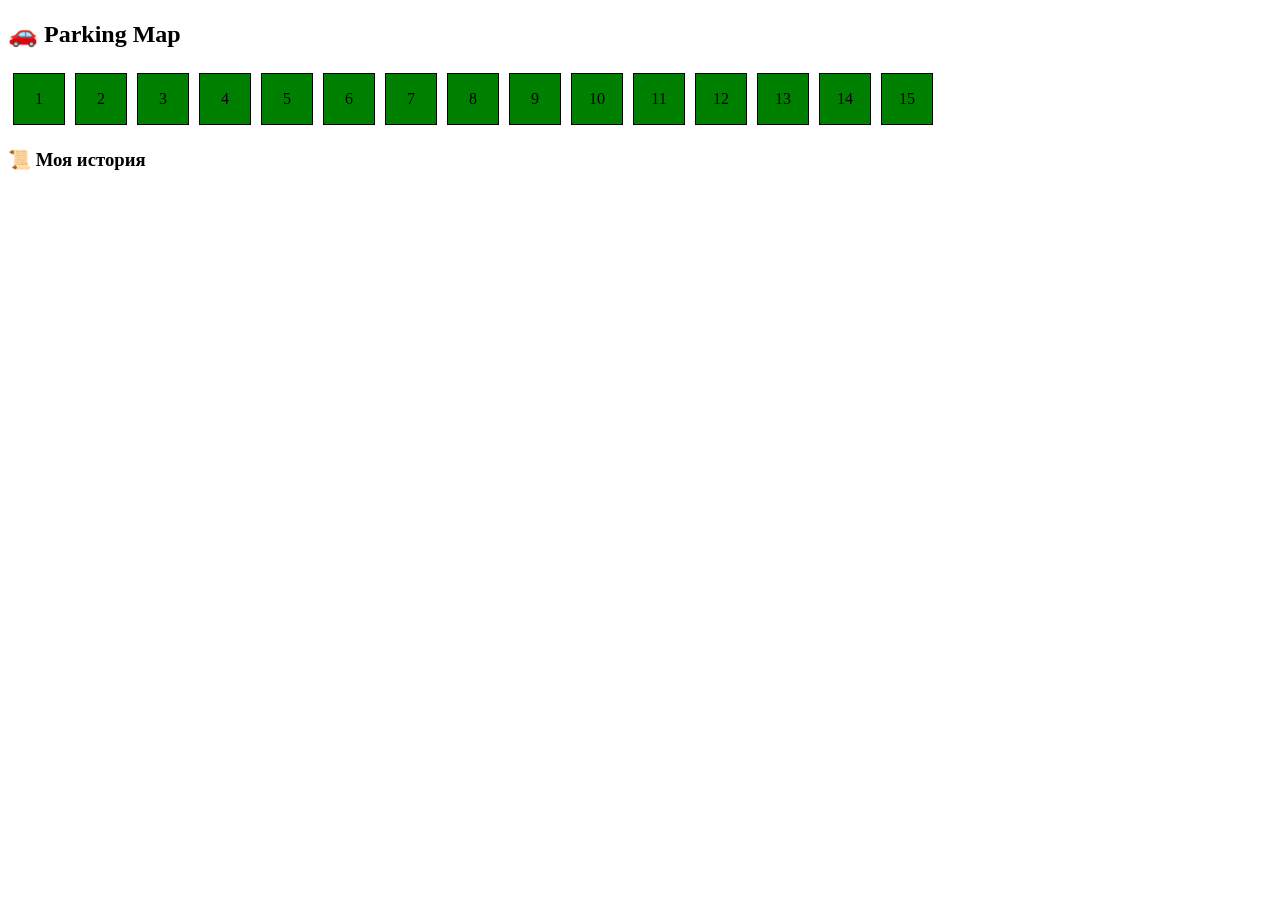
<file: parking_service/index.html>
<!DOCTYPE html>
<html>
<head>
  <title>Parking Map</title>
</head>
<body>

<h2>🚗 Parking Map</h2>
<div id="map"></div>
<h3 id="stats"></h3>


<h3>📜 Моя история</h3>
<ul id="history"></ul>



<script>
const ws = new WebSocket("ws://localhost:8080/ws");

const spots = {};
const mapDiv = document.getElementById("map");
let mySpot = null;

// ⚠️ ВСТАВЬ СЮДА СВОЙ JWT ТОКЕН
const TOKEN = "eyJhbGciOiJIUzI1NiIsInR5cCI6IkpXVCJ9.eyJleHAiOjE3NzQ0NTAwMTMsInJvbGUiOiJVU0VSIiwidXNlcl9pZCI6MX0.sYwQXGJrSsOB9CsOcYotO-eBYd9vl4Biy3Y8NjEGLUY";

// 🔥 СОЗДАЁМ МЕСТА
for (let i = 1; i <= 15; i++) {
  const el = document.createElement("div");

  el.id = "spot-" + i;
  el.innerText = i;
  el.style.width = "50px";
  el.style.height = "50px";
  el.style.margin = "5px";
  el.style.display = "inline-block";
  el.style.textAlign = "center";
  el.style.lineHeight = "50px";
  el.style.border = "1px solid black";
  el.style.background = "green";
  el.style.cursor = "pointer";

el.onclick = async () => {
  const status = spots[i];

  try {
    let response;

    // 🔥 ЕСЛИ СВОЁ МЕСТО → освобождаем
    if (i === mySpot) {
      response = await fetch(`http://localhost:8080/release/${i}`, {
        method: "POST",
        headers: {
          "Authorization": "Bearer " + TOKEN
        }
      });

      if (response.ok) {
        mySpot = null;
      }

      return;
    }

    // 🔥 ЕСЛИ ЧУЖОЕ ЗАНЯТО
    if (status === "OCCUPIED") {
      alert("Место занято");
      return;
    }

    // 🔥 ЕСЛИ СВОБОДНОЕ → резервируем
    if (status === "FREE") {

      // если уже есть место — освобождаем старое
      if (mySpot !== null) {
        await fetch(`http://localhost:8080/release/${mySpot}`, {
          method: "POST",
          headers: {
            "Authorization": "Bearer " + TOKEN
          }
        });
      }

      response = await fetch(`http://localhost:8080/reserve/${i}`, {
        method: "POST",
        headers: {
          "Authorization": "Bearer " + TOKEN
        }
      });

      if (response.ok) {
        mySpot = i;
      }
    }

  } catch (err) {
    alert("Ошибка сети");
  }
};

  mapDiv.appendChild(el);
  spots[i] = "FREE";
}

// 🔥 ОБНОВЛЕНИЯ ЧЕРЕЗ WS
ws.onmessage = (event) => {
  const data = JSON.parse(event.data);

  const spotId = data.spot_id;
  const isOccupied = data.type == 0;

  spots[spotId] = isOccupied ? "OCCUPIED" : "FREE";

  const el = document.getElementById("spot-" + spotId);

  if (isOccupied) {
    if (spotId === mySpot) {
      el.style.background = "blue";
    } else {
      el.style.background = "red";
    }
  } else {
    el.style.background = "green";
  }
};


async function loadStats() {
  const res = await fetch("http://localhost:8080/stats");
  const data = await res.json();

  document.getElementById("stats").innerText =
    `Всего: ${data.total_spots}, Свободно: ${data.free}, Занято: ${data.occupied}`;
}

setInterval(loadStats, 2000);
loadStats();


async function loadHistory() {
  const res = await fetch("http://localhost:8080/my/history", {
    headers: {
      "Authorization": "Bearer " + TOKEN
    }
  });

  const data = await res.json();

  const list = document.getElementById("history");
  list.innerHTML = "";

  data.forEach(item => {
    const li = document.createElement("li");
    li.innerText = `Место ${item.spot_id}: ${item.start_time} → ${item.end_time || "..."}`;
    list.appendChild(li);
  });
}

setInterval(loadHistory, 3000);
loadHistory();

</script>

</body>
</html>
</file>
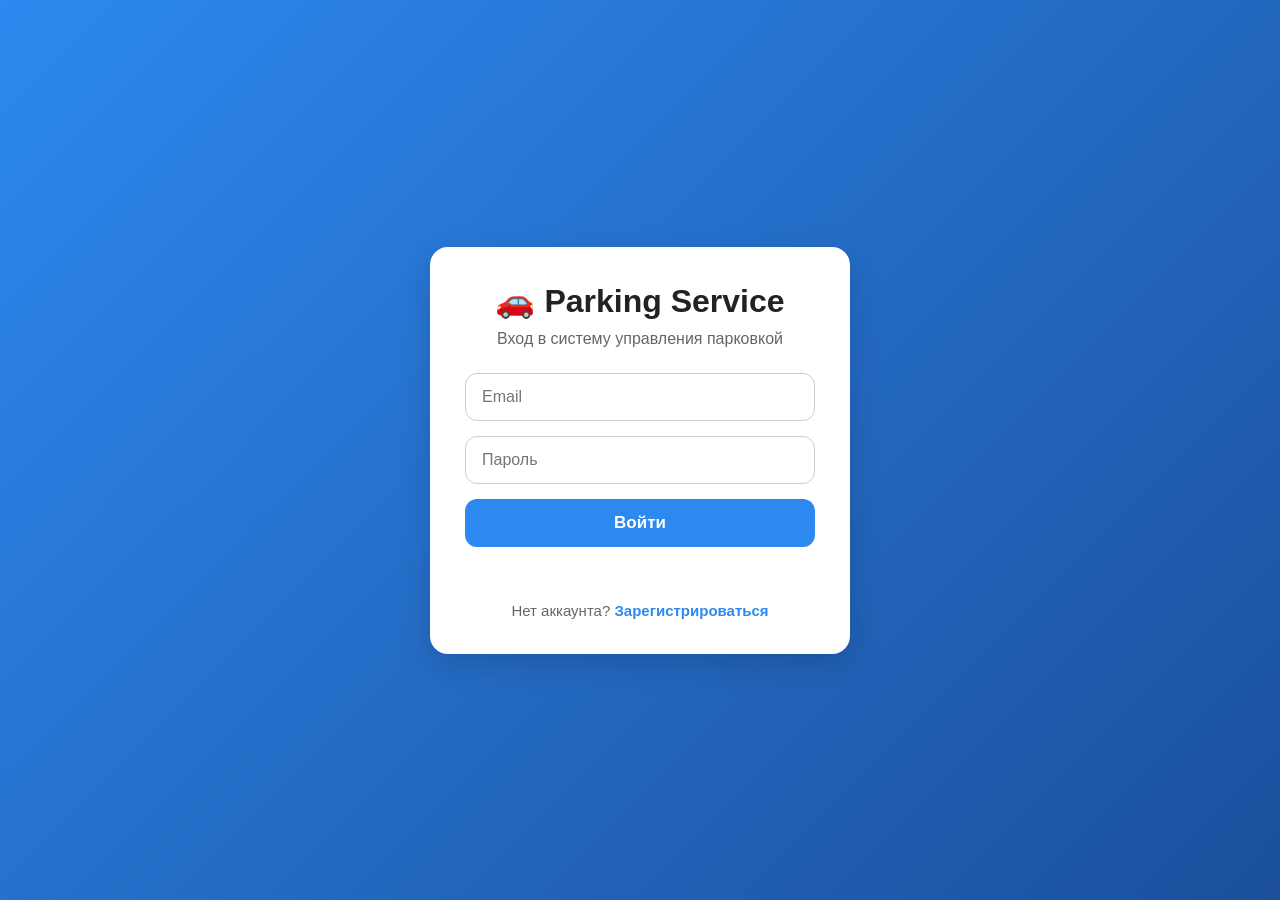
<file: parking_service/frontend/index.html>
<!DOCTYPE html>
<html lang="ru">
<head>
  <meta charset="UTF-8" />
  <meta name="viewport" content="width=device-width, initial-scale=1.0" />
  <title>Parking Service Dashboard</title>
  <link rel="stylesheet" href="style.css" />
</head>
<body>
<div id="pageLoader" class="page-loader hidden">
  <div class="loader-box">
    <div class="spinner"></div>
    <div class="loader-text">Загрузка...</div>
  </div>
</div>
  <div id="toastContainer" class="toast-container"></div>
  <div class="container">

    <div class="topbar">
      <div class="title">🚗 Parking Service Dashboard</div>
      <button id="logoutBtn" class="logout-btn">Выйти</button>
    </div>

    <div class="legend">
      <div class="legend-item"><div class="legend-color free"></div> Свободно</div>
      <div class="legend-item"><div class="legend-color occupied"></div> Занято</div>
      <div class="legend-item"><div class="legend-color my"></div> Моё место</div>
    </div>

    <div class="stats" id="statsCards">
      <div class="stat-card stat-total">Всего: --</div>
      <div class="stat-card stat-free">Свободно: --</div>
      <div class="stat-card stat-occupied">Занято: --</div>
    </div>

    <div class="my-parking" id="myParkingInfo"></div>

    <div class="zones-wrapper" id="map"></div>

    <div class="history-block">
      <div class="history-title">📜 Моя история</div>
      <div id="history"></div>
    </div>

  </div>

  <script src="app.js"></script>
</body>
</html>
</file>
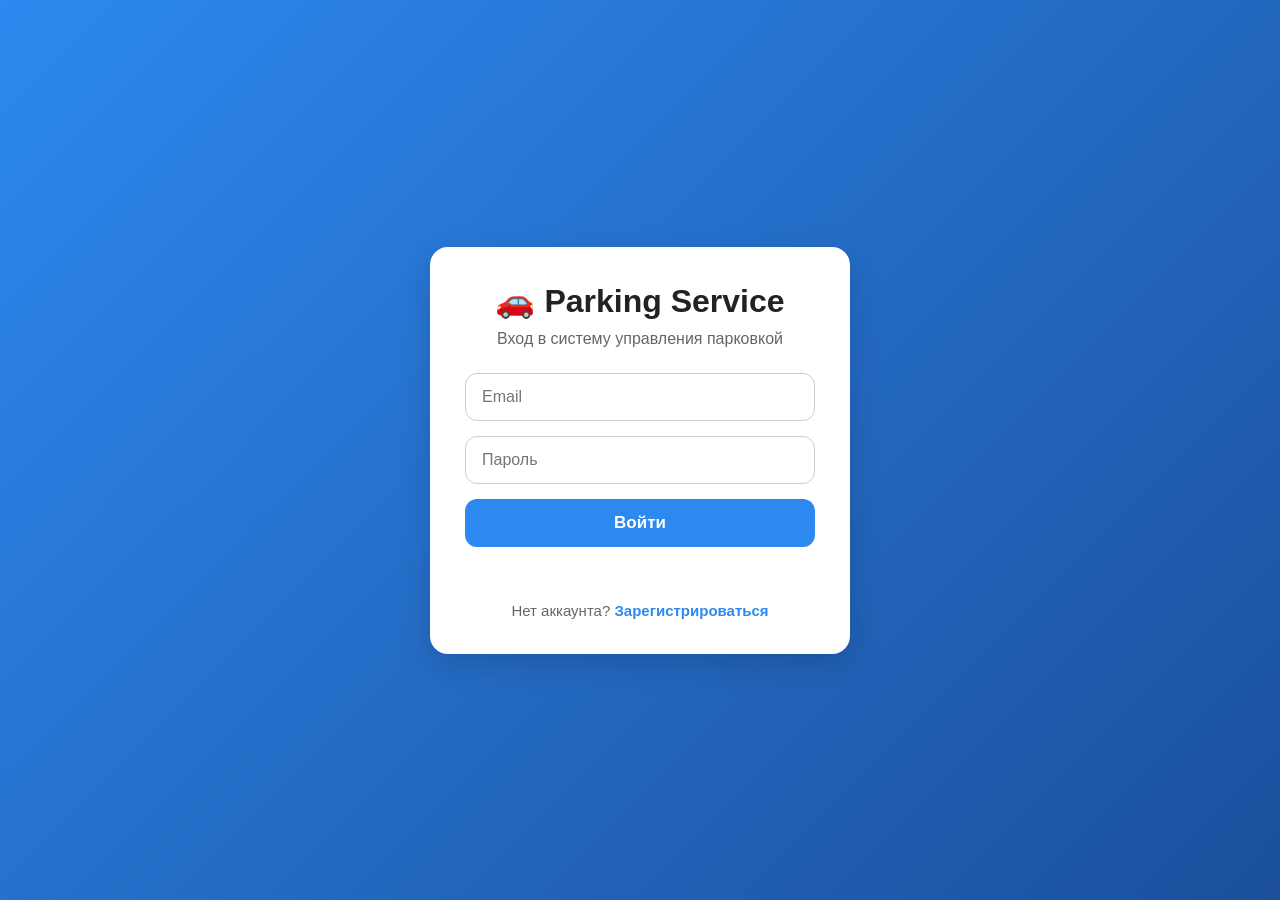
<file: parking_service/frontend/login.html>
<!DOCTYPE html>
<html lang="ru">
<head>
  <meta charset="UTF-8" />
  <meta name="viewport" content="width=device-width, initial-scale=1.0" />
  <title>Вход | Parking Service</title>
  <link rel="stylesheet" href="style.css" />
</head>
<body class="auth-body">
<div id="pageLoader" class="page-loader hidden">
  <div class="loader-box">
    <div class="spinner"></div>
    <div class="loader-text" id="loaderText">Загрузка...</div>
  </div>
</div>
  <div id="toastContainer" class="toast-container"></div>
  <div class="auth-container">
    <div class="auth-card">
      <h1>🚗 Parking Service</h1>
      <p class="subtitle">Вход в систему управления парковкой</p>

      <form id="loginForm">
        <input type="email" id="email" placeholder="Email" required />
        <input type="password" id="password" placeholder="Пароль" required />
        <button type="submit">Войти</button>
      </form>

      <p id="loginError" class="error-text"></p>

      <p class="auth-switch">
        Нет аккаунта?
        <a href="register.html">Зарегистрироваться</a>
      </p>
    </div>
  </div>

  <script src="auth.js"></script>
</body>
</html>
</file>
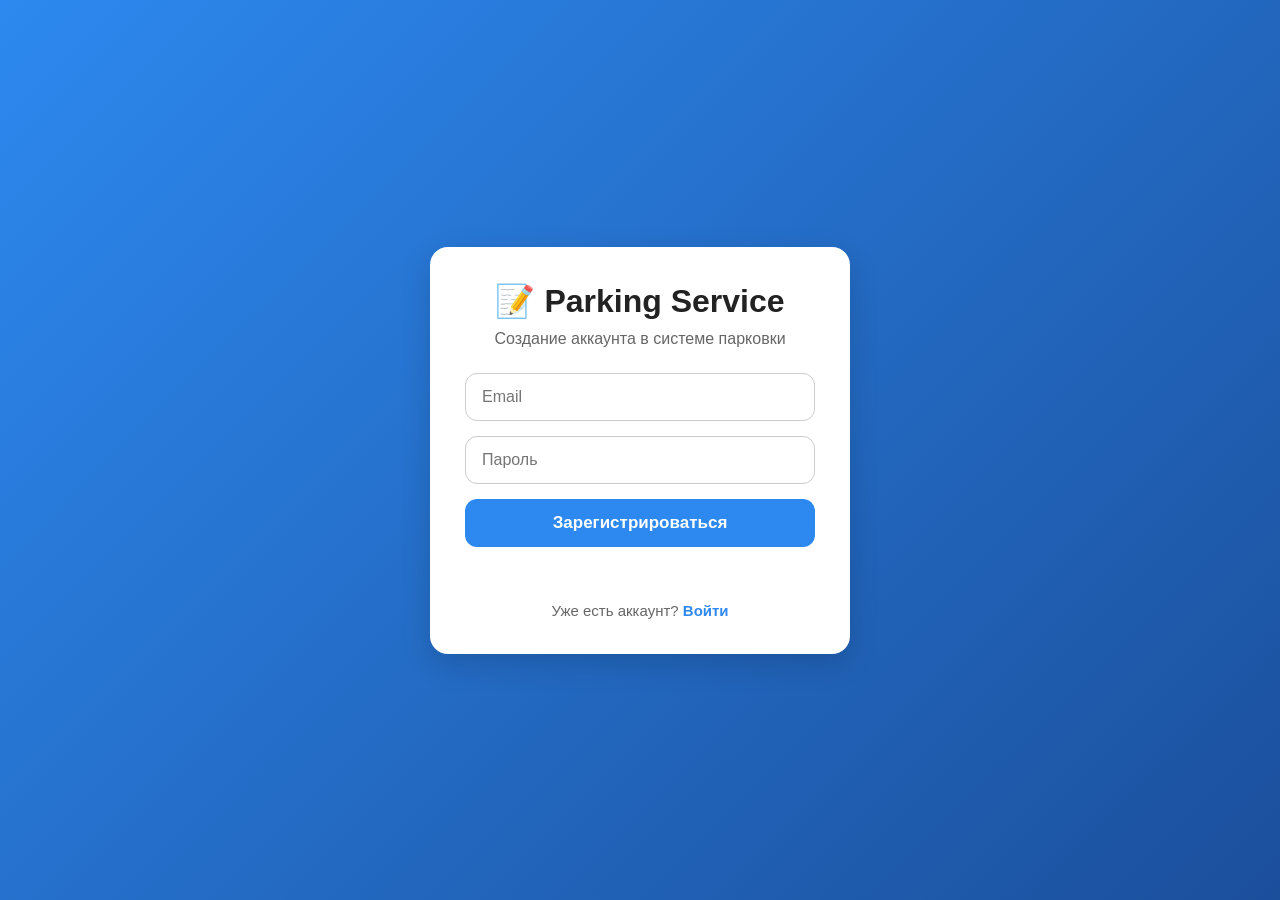
<file: parking_service/frontend/register.html>
<!DOCTYPE html>
<html lang="ru">
<head>
  <meta charset="UTF-8" />
  <meta name="viewport" content="width=device-width, initial-scale=1.0" />
  <title>Регистрация | Parking Service</title>
  <link rel="stylesheet" href="style.css" />
</head>
<body class="auth-body">
<div id="pageLoader" class="page-loader hidden">
  <div class="loader-box">
    <div class="spinner"></div>
    <div class="loader-text" id="loaderText">Загрузка...</div>
  </div>
</div>
  <div id="toastContainer" class="toast-container"></div>
  <div class="auth-container">
    <div class="auth-card">
      <h1>📝 Parking Service</h1>
      <p class="subtitle">Создание аккаунта в системе парковки</p>

      <form id="registerForm">
        <input type="email" id="email" placeholder="Email" required />
        <input type="password" id="password" placeholder="Пароль" required />
        <button type="submit">Зарегистрироваться</button>
      </form>

      <p id="registerError" class="error-text"></p>

      <p class="auth-switch">
        Уже есть аккаунт?
        <a href="login.html">Войти</a>
      </p>
    </div>
  </div>

  <script src="auth.js"></script>
</body>
</html>
</file>
<file: parking_service/frontend/style.css>
* {
  box-sizing: border-box;
  margin: 0;
  padding: 0;
  font-family: Arial, sans-serif;
}

body {
  background: #f4f6f9;
  color: #222;
  padding: 30px;
}

/* ===== LOGIN ===== */
.auth-body {
  display: flex;
  align-items: center;
  justify-content: center;
  min-height: 100vh;
  background: linear-gradient(135deg, #2d89ef, #1b4f9c);
}

.auth-container {
  width: 100%;
  max-width: 420px;
}

.auth-card {
  background: white;
  padding: 35px;
  border-radius: 18px;
  box-shadow: 0 10px 30px rgba(0,0,0,0.15);
  text-align: center;
}

.auth-card h1 {
  margin-bottom: 10px;
  font-size: 32px;
}

.subtitle {
  color: #666;
  margin-bottom: 25px;
}

.auth-card form {
  display: flex;
  flex-direction: column;
  gap: 15px;
}

.auth-card input {
  padding: 14px 16px;
  border: 1px solid #ccc;
  border-radius: 12px;
  font-size: 16px;
}

.auth-card button {
  padding: 14px;
  border: none;
  border-radius: 12px;
  background: #2d89ef;
  color: white;
  font-size: 17px;
  font-weight: bold;
  cursor: pointer;
  transition: 0.2s;
}

.auth-card button:hover {
  background: #1f6fd1;
}

.error-text {
  color: #e74c3c;
  margin-top: 15px;
  min-height: 20px;
}

/* ===== DASHBOARD ===== */
.container {
  max-width: 1200px;
  margin: 0 auto;
}

.topbar {
  display: flex;
  justify-content: space-between;
  align-items: center;
  margin-bottom: 25px;
  gap: 15px;
  flex-wrap: wrap;
}

.title {
  font-size: 36px;
  font-weight: bold;
}

.logout-btn {
  padding: 12px 18px;
  border: none;
  border-radius: 12px;
  background: #222;
  color: white;
  font-size: 16px;
  font-weight: bold;
  cursor: pointer;
  transition: 0.2s;
}

.logout-btn:hover {
  background: #444;
}

.stats,
.my-parking,
.history-block,
.zone-card {
  background: white;
  border-radius: 16px;
  padding: 20px;
  box-shadow: 0 6px 18px rgba(0, 0, 0, 0.08);
  margin-bottom: 25px;
}

.stats {
  display: flex;
  gap: 20px;
  flex-wrap: wrap;
}

.stat-card {
  flex: 1;
  min-width: 180px;
  padding: 20px;
  border-radius: 14px;
  color: white;
  font-size: 22px;
  font-weight: bold;
  text-align: center;
}

.stat-total { background: #2d89ef; }
.stat-free { background: #2ecc71; }
.stat-occupied { background: #e74c3c; }

.my-parking {
  font-size: 24px;
  font-weight: bold;
  color: #333;
}

.zones-wrapper {
  display: flex;
  flex-direction: column;
  gap: 25px;
}

.zone-title {
  font-size: 28px;
  margin-bottom: 15px;
  font-weight: bold;
  color: #222;
}

.spots {
  display: flex;
  flex-wrap: wrap;
  gap: 14px;
}

.spot {
  width: 80px;
  height: 80px;
  border-radius: 14px;
  display: flex;
  align-items: center;
  justify-content: center;
  font-size: 24px;
  font-weight: bold;
  color: white;
  cursor: pointer;
  transition: 0.2s ease;
  border: 3px solid transparent;
  user-select: none;
}

.spot:hover {
  transform: translateY(-3px) scale(1.03);
  box-shadow: 0 8px 16px rgba(0,0,0,0.15);
}

.free {
  background: #2ecc71;
}

.occupied {
  background: #e74c3c;
}

.my {
  background: #2d89ef;
  border-color: #0f4ea8;
}

.history-title {
  font-size: 28px;
  margin-bottom: 20px;
  font-weight: bold;
}

.history-list {
  display: flex;
  flex-direction: column;
  gap: 15px;
}

.history-item {
  background: #f8f9fb;
  border-left: 6px solid #2d89ef;
  padding: 16px 18px;
  border-radius: 12px;
  line-height: 1.7;
  font-size: 18px;
}

.empty {
  color: #777;
  font-size: 18px;
}

.legend {
  display: flex;
  gap: 20px;
  flex-wrap: wrap;
  margin-bottom: 25px;
  font-size: 18px;
  font-weight: bold;
}

.legend-item {
  display: flex;
  align-items: center;
  gap: 10px;
}

.legend-color {
  width: 22px;
  height: 22px;
  border-radius: 6px;
}

@media (max-width: 768px) {
  .spot {
    width: 65px;
    height: 65px;
    font-size: 20px;
  }

  .title {
    font-size: 28px;
  }

  .zone-title,
  .history-title {
    font-size: 24px;
  }

  .my-parking {
    font-size: 20px;
  }
}

.auth-switch {
  margin-top: 20px;
  font-size: 15px;
  color: #666;
}

.auth-switch a {
  color: #2d89ef;
  text-decoration: none;
  font-weight: bold;
}

.auth-switch a:hover {
  text-decoration: underline;
}


.auth-switch {
  margin-top: 20px;
  font-size: 15px;
  color: #666;
}

.auth-switch a {
  color: #2d89ef;
  text-decoration: none;
  font-weight: bold;
}

.auth-switch a:hover {
  text-decoration: underline;
}

/* ===== TOAST ===== */
.toast-container {
  position: fixed;
  top: 20px;
  right: 20px;
  z-index: 9999;
  display: flex;
  flex-direction: column;
  gap: 12px;
}

.toast {
  min-width: 280px;
  max-width: 360px;
  padding: 16px 18px;
  border-radius: 14px;
  color: white;
  font-size: 15px;
  font-weight: 600;
  box-shadow: 0 10px 25px rgba(0,0,0,0.18);
  animation: toastSlideIn 0.25s ease;
  opacity: 1;
  transition: opacity 0.3s ease, transform 0.3s ease;
}

.toast.success {
  background: #2ecc71;
}

.toast.error {
  background: #e74c3c;
}

.toast.info {
  background: #2d89ef;
}

.toast.warning {
  background: #f39c12;
}

.toast.hide {
  opacity: 0;
  transform: translateX(30px);
}

@keyframes toastSlideIn {
  from {
    opacity: 0;
    transform: translateX(40px);
  }
  to {
    opacity: 1;
    transform: translateX(0);
  }
}


/* ===== LOADER ===== */
.page-loader {
  position: fixed;
  inset: 0;
  background: rgba(15, 23, 42, 0.45);
  backdrop-filter: blur(4px);
  display: flex;
  align-items: center;
  justify-content: center;
  z-index: 10000;
  transition: opacity 0.2s ease;
}

.page-loader.hidden {
  display: none;
}

.loader-box {
  background: white;
  padding: 28px 34px;
  border-radius: 20px;
  box-shadow: 0 16px 40px rgba(0,0,0,0.18);
  display: flex;
  flex-direction: column;
  align-items: center;
  gap: 14px;
  min-width: 220px;
}

.spinner {
  width: 46px;
  height: 46px;
  border: 5px solid #dbeafe;
  border-top: 5px solid #2d89ef;
  border-radius: 50%;
  animation: spin 0.8s linear infinite;
}

.loader-text {
  font-size: 18px;
  font-weight: bold;
  color: #1f2937;
}

.loading-disabled {
  opacity: 0.7;
  pointer-events: none;
}

button:disabled {
  opacity: 0.7;
  cursor: not-allowed;
}

.spot.loading {
  opacity: 0.6;
  transform: scale(0.97);
  pointer-events: none;
}

@keyframes spin {
  to {
    transform: rotate(360deg);
  }
}
</file>
